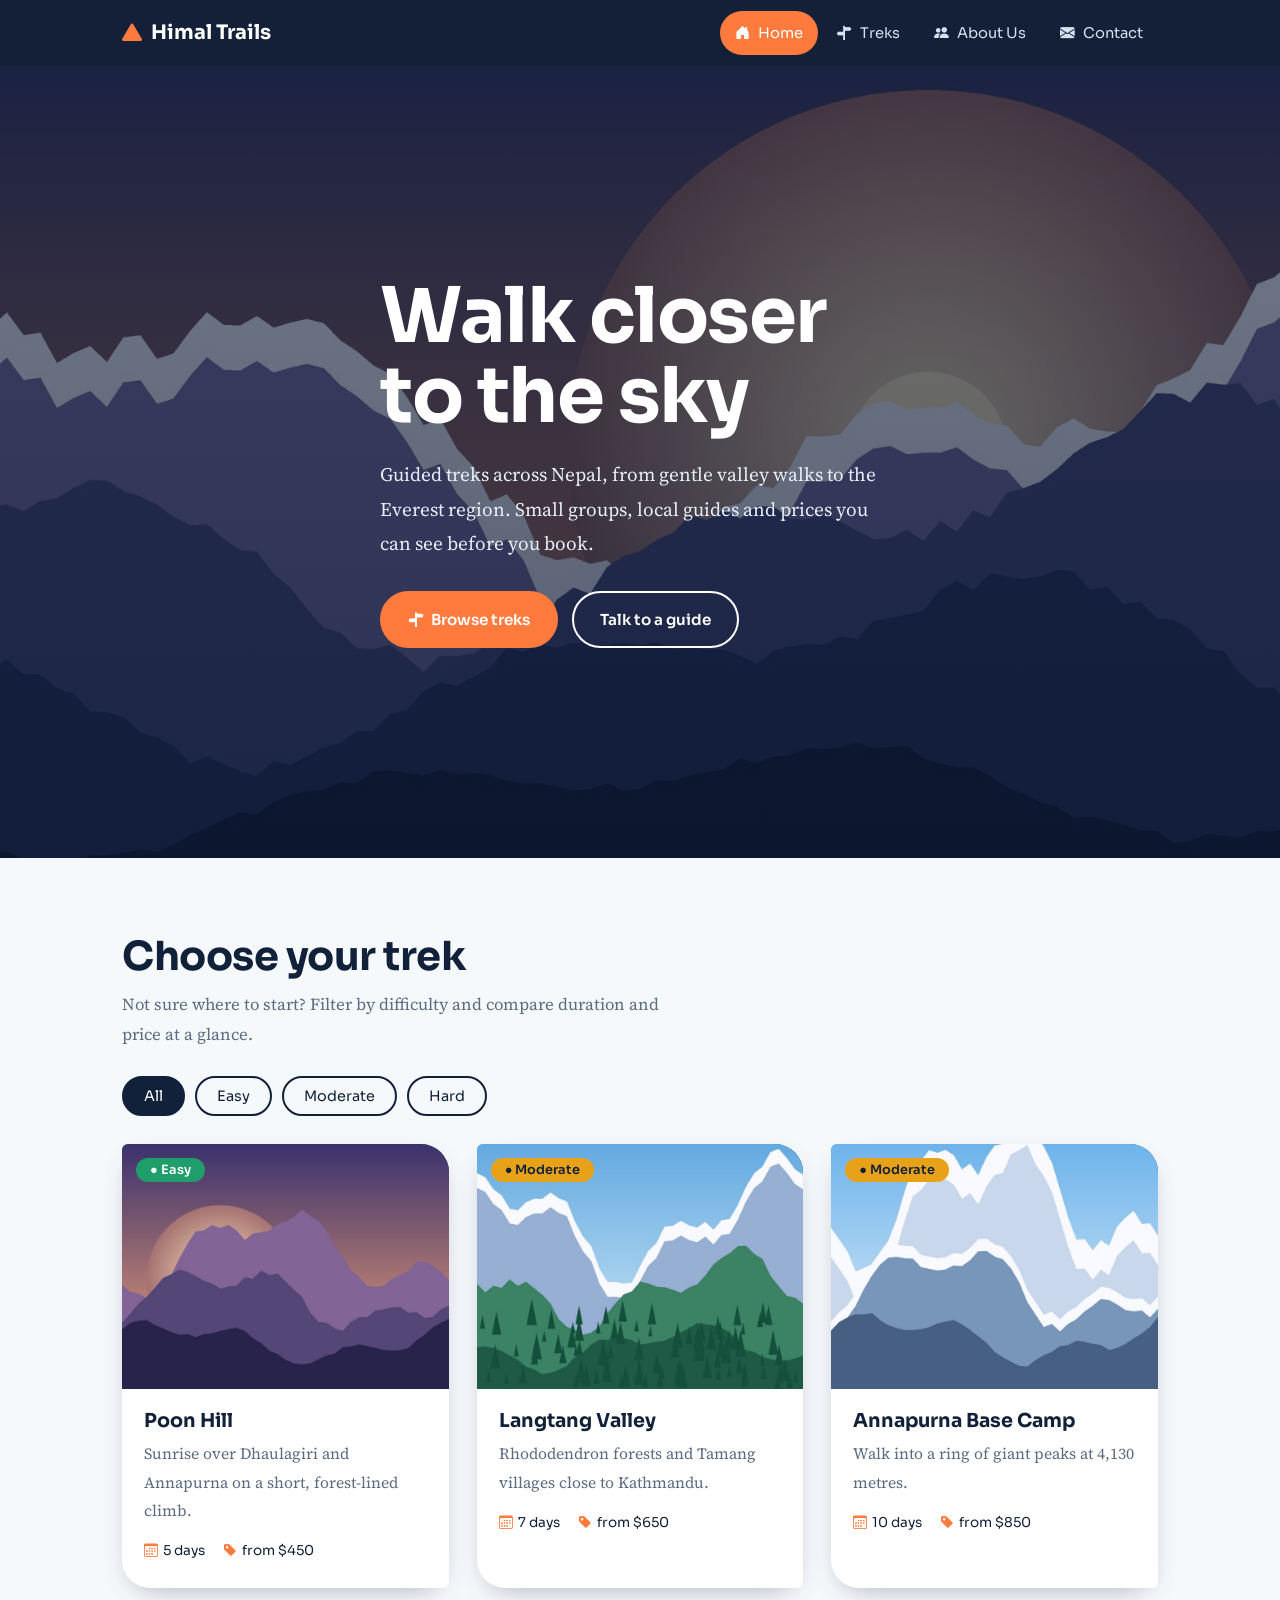
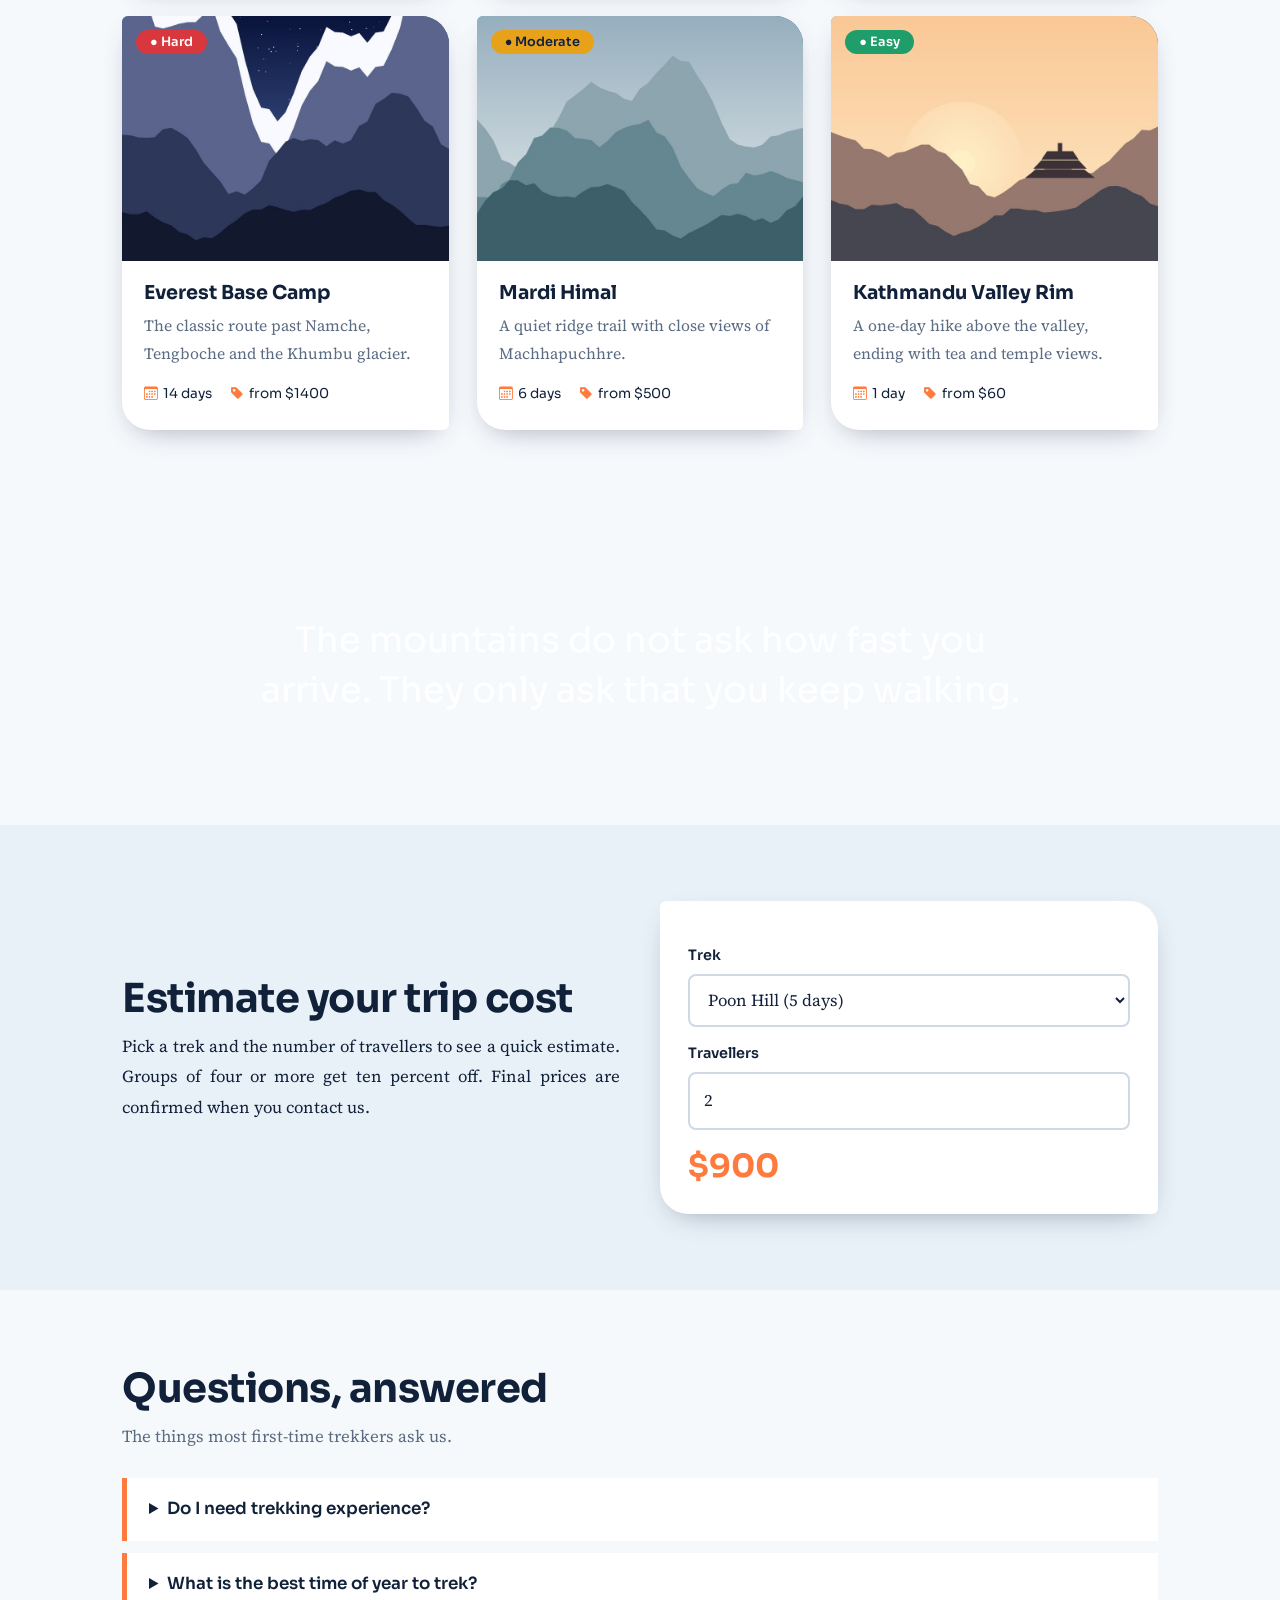
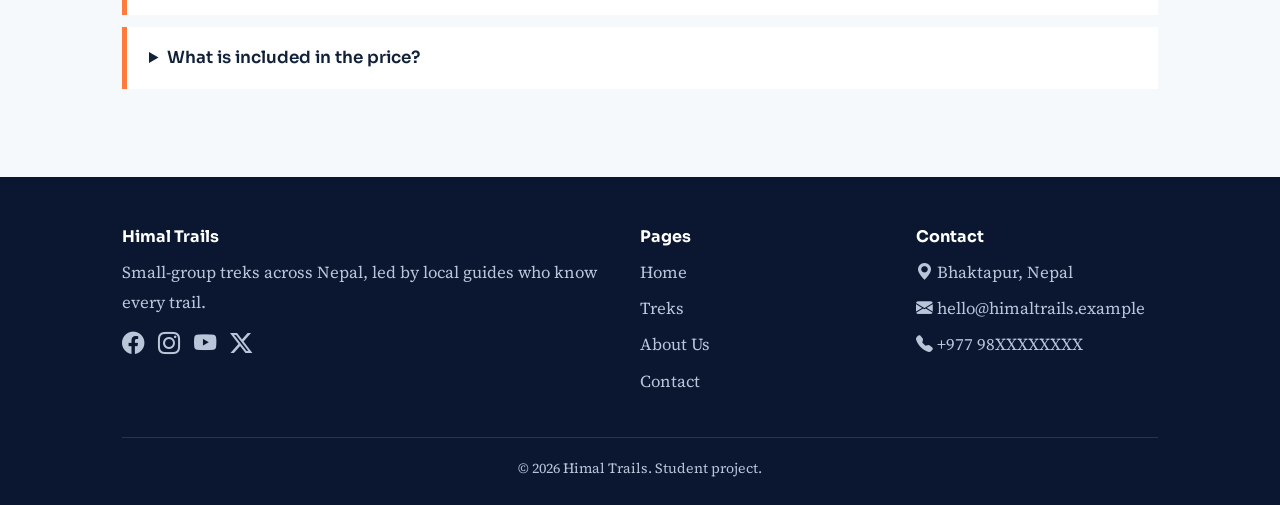
<file: index.html>
<!DOCTYPE html>
<html lang="en">
<head>
  <meta charset="UTF-8">
  <meta name="viewport" content="width=device-width, initial-scale=1">
  <title>Home | Himal Trails</title>
  <link rel="preconnect" href="https://fonts.googleapis.com">
  <link href="https://fonts.googleapis.com/css2?family=Sora:wght@400;600;700&family=Source+Serif+4:wght@400;600&display=swap" rel="stylesheet">
  <link href="https://cdn.jsdelivr.net/npm/bootstrap-icons@1.11.3/font/bootstrap-icons.min.css" rel="stylesheet">
  <link rel="stylesheet" href="css/style.css">
</head>
<body>
<header>
  <div class="wrap nav">
    <a class="brand" href="index.html"><i class="bi bi-triangle-fill"></i> Himal Trails</a>
    <button class="toggle" aria-label="Open menu" aria-expanded="false"><i class="bi bi-list"></i></button>
    <ul class="menu">
      <li><a href="index.html"><i class="bi bi-house-door-fill"></i> Home</a></li>
      <li><a href="index.html#treks"><i class="bi bi-signpost-split-fill"></i> Treks</a></li>
      <li><a href="about.html"><i class="bi bi-people-fill"></i> About Us</a></li>
      <li><a href="contact.html"><i class="bi bi-envelope-fill"></i> Contact</a></li>
    </ul>
  </div>
</header>
<main>
<section class="parallax p1 hero">
  <div class="wrap">
    <h1>Walk closer<br>to the sky</h1>
    <p>Guided treks across Nepal, from gentle valley walks to the Everest region. Small groups, local guides and prices you can see before you book.</p>
    <div class="btns"><a class="btn" href="#treks"><i class="bi bi-signpost-split-fill"></i> Browse treks</a><a class="btn ghost" href="contact.html">Talk to a guide</a></div>
  </div>
</section>

<section id="treks">
  <div class="wrap">
    <h2>Choose your trek</h2>
    <p class="lead">Not sure where to start? Filter by difficulty and compare duration and price at a glance.</p>
    <div class="filters">
      <button class="on" data-filter="all">All</button><button data-filter="easy">Easy</button><button data-filter="moderate">Moderate</button><button data-filter="hard">Hard</button>
    </div>
    <div class="grid">
      <article class="card" data-level="easy"><div class="ph"><img src="images/trek1.jpg" alt="Poon Hill"><span class="badge">Easy</span></div><div class="body"><h3>Poon Hill</h3><p>Sunrise over Dhaulagiri and Annapurna on a short, forest-lined climb.</p><ul class="meta"><li><i class="bi bi-calendar3"></i>5 days</li><li><i class="bi bi-tag-fill"></i>from $450</li></ul></div></article>
      <article class="card" data-level="moderate"><div class="ph"><img src="images/trek2.jpg" alt="Langtang Valley"><span class="badge">Moderate</span></div><div class="body"><h3>Langtang Valley</h3><p>Rhododendron forests and Tamang villages close to Kathmandu.</p><ul class="meta"><li><i class="bi bi-calendar3"></i>7 days</li><li><i class="bi bi-tag-fill"></i>from $650</li></ul></div></article>
      <article class="card" data-level="moderate"><div class="ph"><img src="images/trek3.jpg" alt="Annapurna Base Camp"><span class="badge">Moderate</span></div><div class="body"><h3>Annapurna Base Camp</h3><p>Walk into a ring of giant peaks at 4,130 metres.</p><ul class="meta"><li><i class="bi bi-calendar3"></i>10 days</li><li><i class="bi bi-tag-fill"></i>from $850</li></ul></div></article>
      <article class="card" data-level="hard"><div class="ph"><img src="images/trek4.jpg" alt="Everest Base Camp"><span class="badge">Hard</span></div><div class="body"><h3>Everest Base Camp</h3><p>The classic route past Namche, Tengboche and the Khumbu glacier.</p><ul class="meta"><li><i class="bi bi-calendar3"></i>14 days</li><li><i class="bi bi-tag-fill"></i>from $1400</li></ul></div></article>
      <article class="card" data-level="moderate"><div class="ph"><img src="images/trek5.jpg" alt="Mardi Himal"><span class="badge">Moderate</span></div><div class="body"><h3>Mardi Himal</h3><p>A quiet ridge trail with close views of Machhapuchhre.</p><ul class="meta"><li><i class="bi bi-calendar3"></i>6 days</li><li><i class="bi bi-tag-fill"></i>from $500</li></ul></div></article>
      <article class="card" data-level="easy"><div class="ph"><img src="images/trek6.jpg" alt="Kathmandu Valley Rim"><span class="badge">Easy</span></div><div class="body"><h3>Kathmandu Valley Rim</h3><p>A one-day hike above the valley, ending with tea and temple views.</p><ul class="meta"><li><i class="bi bi-calendar3"></i>1 day</li><li><i class="bi bi-tag-fill"></i>from $60</li></ul></div></article>
    </div>
  </div>
</section>

<section class="parallax p2 band">
  <div class="wrap"><blockquote>The mountains do not ask how fast you arrive. They only ask that you keep walking.</blockquote></div>
</section>

<section class="plan">
  <div class="wrap split">
    <div>
      <h2>Estimate your trip cost</h2>
      <p class="justify">Pick a trek and the number of travellers to see a quick estimate. Groups of four or more get ten percent off. Final prices are confirmed when you contact us.</p>
    </div>
    <div class="panel">
      <label for="trek">Trek</label>
      <select id="trek">
        <option value="450">Poon Hill (5 days)</option><option value="650">Langtang Valley (7 days)</option>
        <option value="850">Annapurna Base Camp (10 days)</option><option value="1400">Everest Base Camp (14 days)</option>
        <option value="500">Mardi Himal (6 days)</option><option value="60">Kathmandu Valley Rim (1 day)</option>
      </select>
      <label for="people">Travellers</label>
      <input type="number" id="people" value="2" min="1" max="20">
      <p class="total" id="total"></p>
      <p class="note" id="discount"></p>
    </div>
  </div>
</section>

<section>
  <div class="wrap">
    <h2>Questions, answered</h2>
    <p class="lead">The things most first-time trekkers ask us.</p>
    <details><summary>Do I need trekking experience?</summary><p>Not for the easy and moderate routes. If you can walk for five to six hours a day, you can do Poon Hill or Mardi Himal.</p></details>
    <details><summary>What is the best time of year to trek?</summary><p>March to May and October to November have the clearest skies and the most stable weather.</p></details>
    <details><summary>What is included in the price?</summary><p>Guide, permits, lodging and meals on the trail. Flights and personal gear are not included.</p></details>
  </div>
</section>
</main>
<footer>
  <div class="wrap">
    <div class="fgrid">
      <div><h3>Himal Trails</h3><p>Small-group treks across Nepal, led by local guides who know every trail.</p>
        <p class="social"><a href="#" aria-label="Facebook"><i class="bi bi-facebook"></i></a><a href="#" aria-label="Instagram"><i class="bi bi-instagram"></i></a><a href="#" aria-label="YouTube"><i class="bi bi-youtube"></i></a><a href="#" aria-label="X"><i class="bi bi-twitter-x"></i></a></p></div>
      <div><h3>Pages</h3><a href="index.html">Home</a><a href="index.html#treks">Treks</a><a href="about.html">About Us</a><a href="contact.html">Contact</a></div>
      <div><h3>Contact</h3><a href="#"><i class="bi bi-geo-alt-fill"></i> Bhaktapur, Nepal</a><a href="#"><i class="bi bi-envelope-fill"></i> hello@himaltrails.example</a><a href="#"><i class="bi bi-telephone-fill"></i> +977 98XXXXXXXX</a></div>
    </div>
    <p class="copy">&copy; <span id="year"></span> Himal Trails. Student project.</p>
  </div>
</footer>
<button id="top" aria-label="Back to top"><i class="bi bi-chevron-up"></i></button>
<script src="js/script.js"></script>
</body>
</html>
</file>
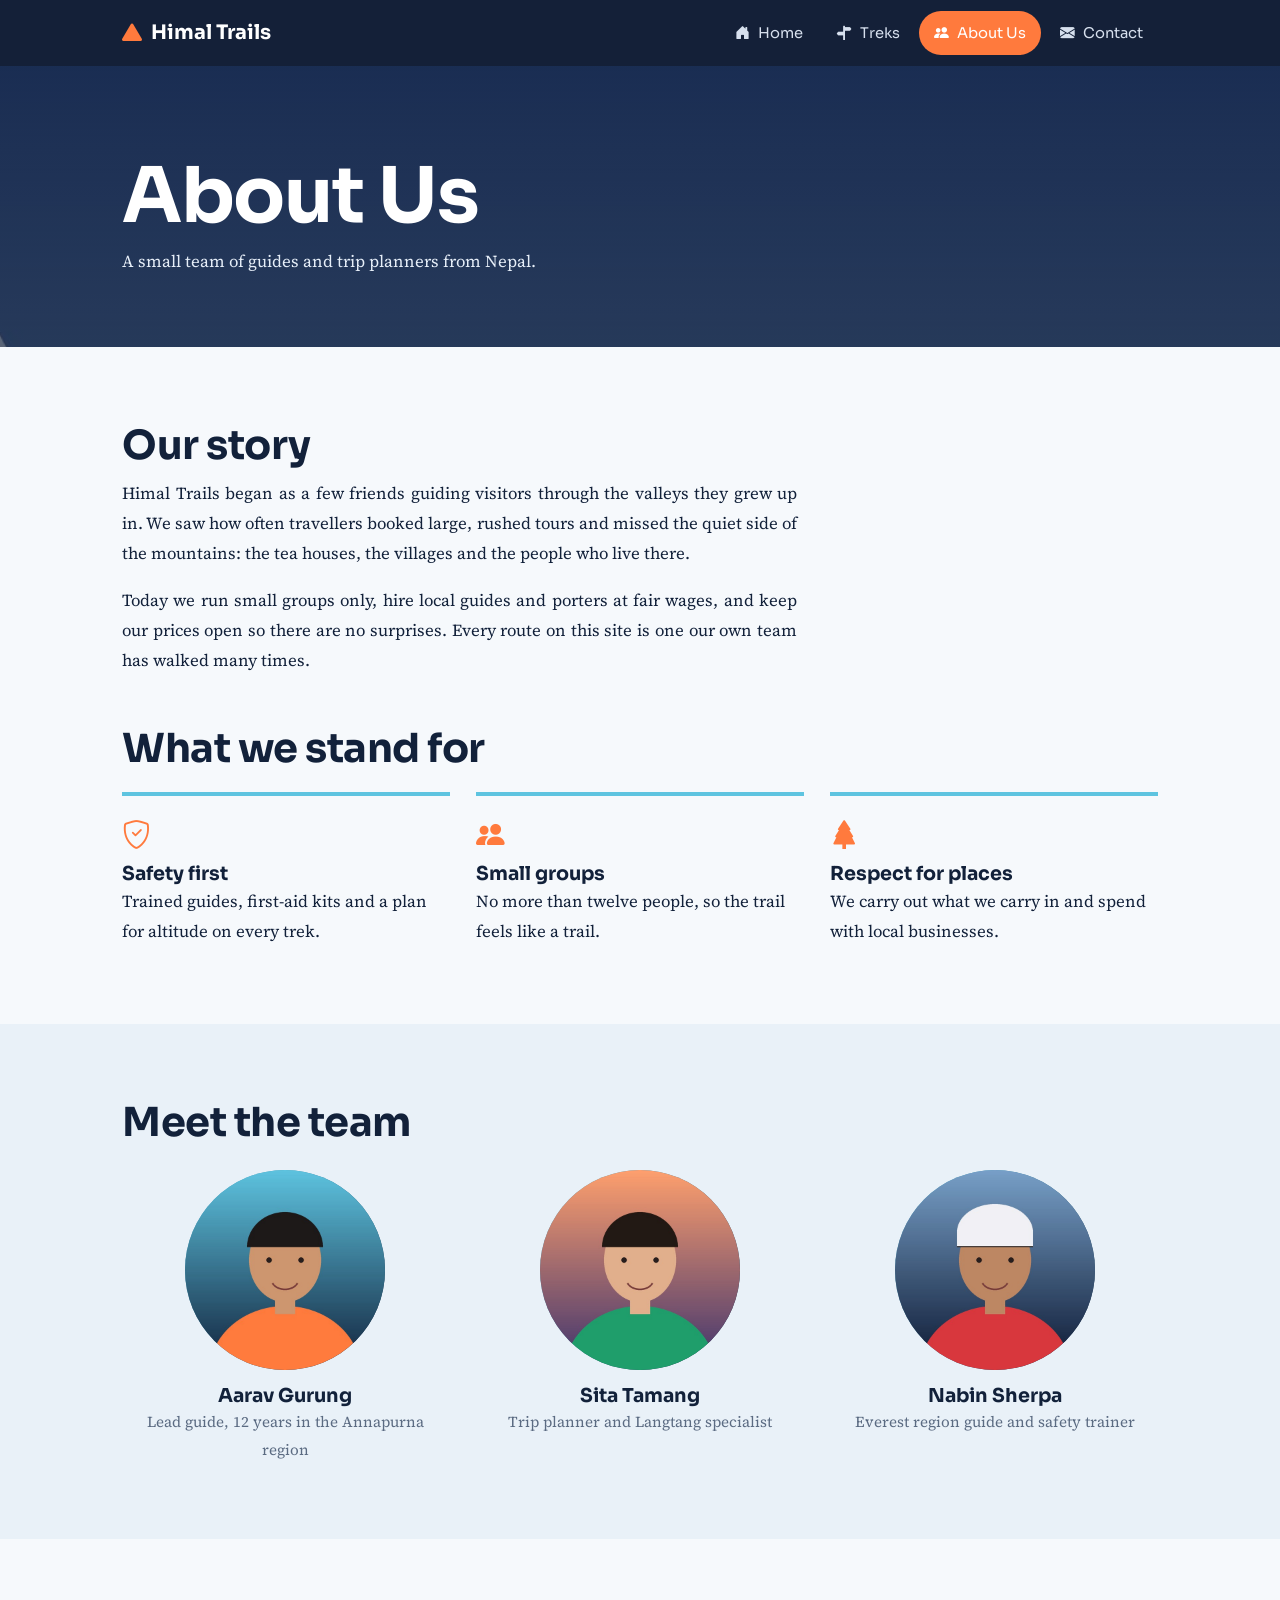
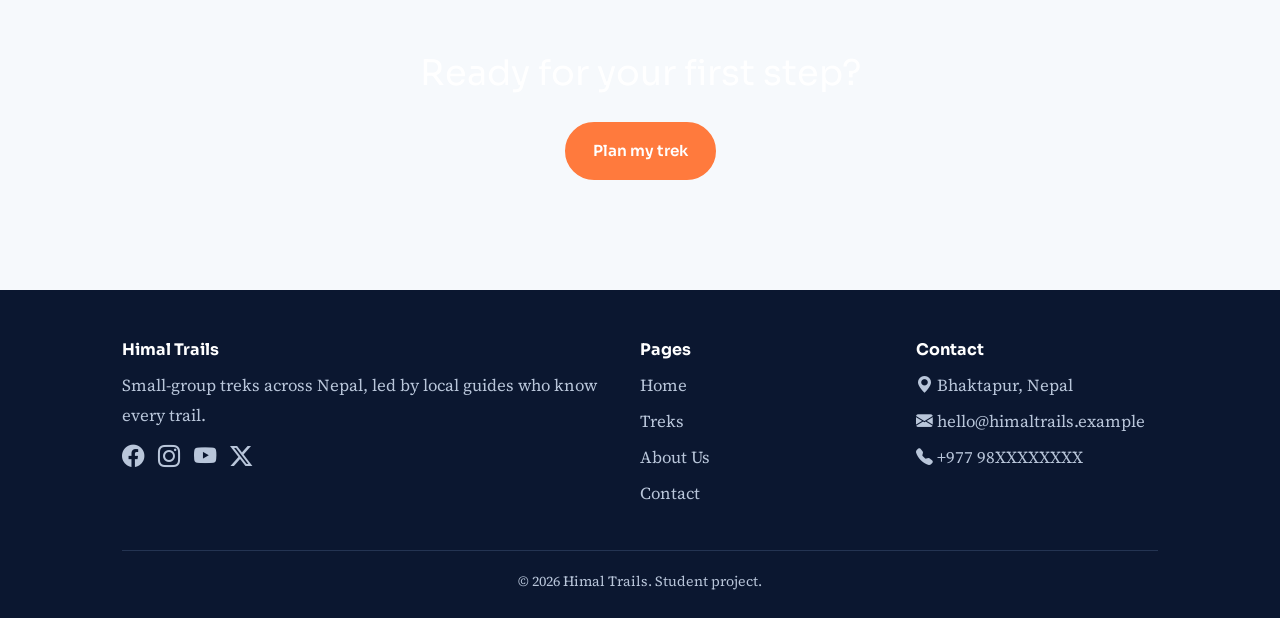
<file: about.html>
<!DOCTYPE html>
<html lang="en">
<head>
  <meta charset="UTF-8">
  <meta name="viewport" content="width=device-width, initial-scale=1">
  <title>About Us | Himal Trails</title>
  <link rel="preconnect" href="https://fonts.googleapis.com">
  <link href="https://fonts.googleapis.com/css2?family=Sora:wght@400;600;700&family=Source+Serif+4:wght@400;600&display=swap" rel="stylesheet">
  <link href="https://cdn.jsdelivr.net/npm/bootstrap-icons@1.11.3/font/bootstrap-icons.min.css" rel="stylesheet">
  <link rel="stylesheet" href="css/style.css">
</head>
<body>
<header>
  <div class="wrap nav">
    <a class="brand" href="index.html"><i class="bi bi-triangle-fill"></i> Himal Trails</a>
    <button class="toggle" aria-label="Open menu" aria-expanded="false"><i class="bi bi-list"></i></button>
    <ul class="menu">
      <li><a href="index.html"><i class="bi bi-house-door-fill"></i> Home</a></li>
      <li><a href="index.html#treks"><i class="bi bi-signpost-split-fill"></i> Treks</a></li>
      <li><a href="about.html"><i class="bi bi-people-fill"></i> About Us</a></li>
      <li><a href="contact.html"><i class="bi bi-envelope-fill"></i> Contact</a></li>
    </ul>
  </div>
</header>
<main>
<section class="parallax p3 pagehead">
  <div class="wrap"><h1>About Us</h1><p>A small team of guides and trip planners from Nepal.</p></div>
</section>
<section>
  <div class="wrap">
    <h2>Our story</h2>
    <p class="justify">Himal Trails began as a few friends guiding visitors through the valleys they grew up in. We saw how often travellers booked large, rushed tours and missed the quiet side of the mountains: the tea houses, the villages and the people who live there.</p>
    <p class="justify">Today we run small groups only, hire local guides and porters at fair wages, and keep our prices open so there are no surprises. Every route on this site is one our own team has walked many times.</p>
    <h2 style="margin-top:50px">What we stand for</h2>
    <div class="values">
      <div><i class="bi bi-shield-check"></i><h3>Safety first</h3><p>Trained guides, first-aid kits and a plan for altitude on every trek.</p></div>
      <div><i class="bi bi-people-fill"></i><h3>Small groups</h3><p>No more than twelve people, so the trail feels like a trail.</p></div>
      <div><i class="bi bi-tree-fill"></i><h3>Respect for places</h3><p>We carry out what we carry in and spend with local businesses.</p></div>
    </div>
  </div>
</section>
<section class="plan">
  <div class="wrap">
    <h2>Meet the team</h2>
    <div class="team">
      <div class="member"><div class="ph"><img src="images/team1.jpg" alt="Team member"></div><h3>Aarav Gurung</h3><p>Lead guide, 12 years in the Annapurna region</p></div>
      <div class="member"><div class="ph"><img src="images/team2.jpg" alt="Team member"></div><h3>Sita Tamang</h3><p>Trip planner and Langtang specialist</p></div>
      <div class="member"><div class="ph"><img src="images/team3.jpg" alt="Team member"></div><h3>Nabin Sherpa</h3><p>Everest region guide and safety trainer</p></div>
    </div>
  </div>
</section>
<section class="parallax p2 band">
  <div class="wrap"><blockquote>Ready for your first step?</blockquote><p class="btns" style="justify-content:center;margin-top:24px"><a class="btn" href="contact.html">Plan my trek</a></p></div>
</section>
</main>
<footer>
  <div class="wrap">
    <div class="fgrid">
      <div><h3>Himal Trails</h3><p>Small-group treks across Nepal, led by local guides who know every trail.</p>
        <p class="social"><a href="#" aria-label="Facebook"><i class="bi bi-facebook"></i></a><a href="#" aria-label="Instagram"><i class="bi bi-instagram"></i></a><a href="#" aria-label="YouTube"><i class="bi bi-youtube"></i></a><a href="#" aria-label="X"><i class="bi bi-twitter-x"></i></a></p></div>
      <div><h3>Pages</h3><a href="index.html">Home</a><a href="index.html#treks">Treks</a><a href="about.html">About Us</a><a href="contact.html">Contact</a></div>
      <div><h3>Contact</h3><a href="#"><i class="bi bi-geo-alt-fill"></i> Bhaktapur, Nepal</a><a href="#"><i class="bi bi-envelope-fill"></i> hello@himaltrails.example</a><a href="#"><i class="bi bi-telephone-fill"></i> +977 98XXXXXXXX</a></div>
    </div>
    <p class="copy">&copy; <span id="year"></span> Himal Trails. Student project.</p>
  </div>
</footer>
<button id="top" aria-label="Back to top"><i class="bi bi-chevron-up"></i></button>
<script src="js/script.js"></script>
</body>
</html>
</file>
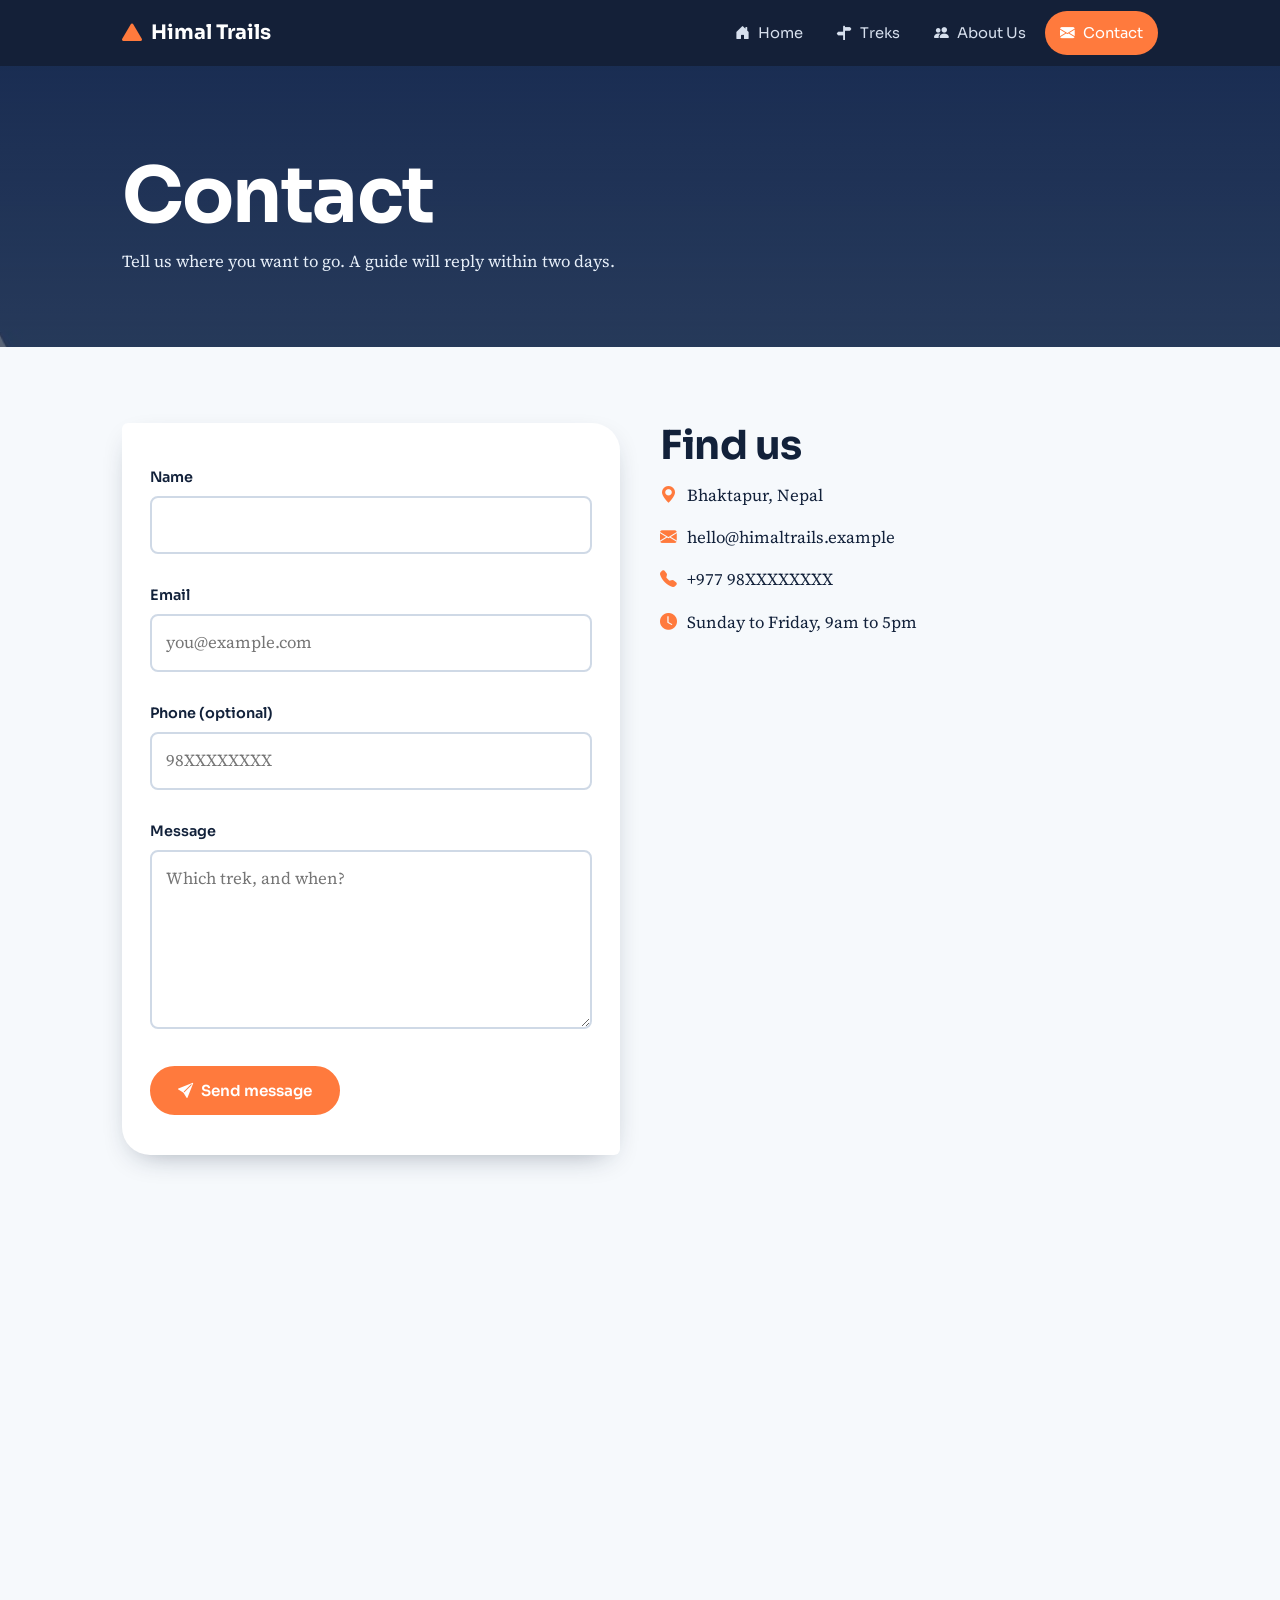
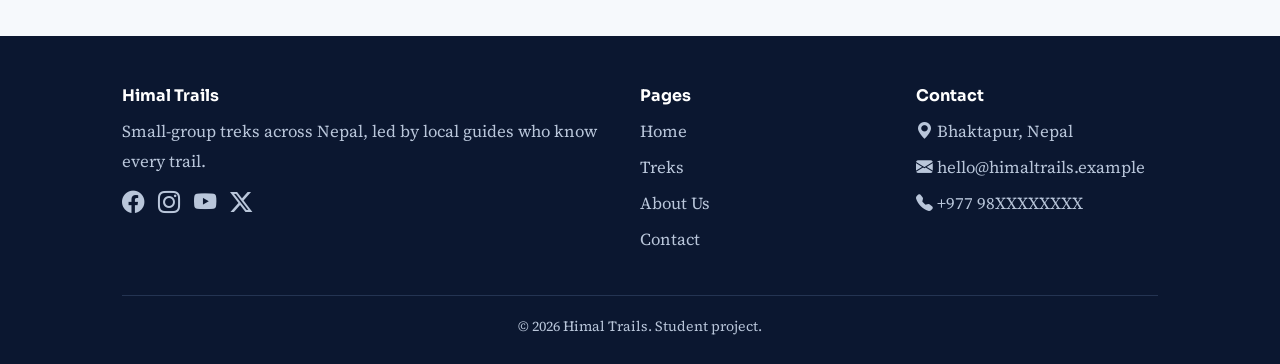
<file: contact.html>
<!DOCTYPE html>
<html lang="en">
<head>
  <meta charset="UTF-8">
  <meta name="viewport" content="width=device-width, initial-scale=1">
  <title>Contact | Himal Trails</title>
  <link rel="preconnect" href="https://fonts.googleapis.com">
  <link href="https://fonts.googleapis.com/css2?family=Sora:wght@400;600;700&family=Source+Serif+4:wght@400;600&display=swap" rel="stylesheet">
  <link href="https://cdn.jsdelivr.net/npm/bootstrap-icons@1.11.3/font/bootstrap-icons.min.css" rel="stylesheet">
  <link rel="stylesheet" href="css/style.css">
</head>
<body>
<header>
  <div class="wrap nav">
    <a class="brand" href="index.html"><i class="bi bi-triangle-fill"></i> Himal Trails</a>
    <button class="toggle" aria-label="Open menu" aria-expanded="false"><i class="bi bi-list"></i></button>
    <ul class="menu">
      <li><a href="index.html"><i class="bi bi-house-door-fill"></i> Home</a></li>
      <li><a href="index.html#treks"><i class="bi bi-signpost-split-fill"></i> Treks</a></li>
      <li><a href="about.html"><i class="bi bi-people-fill"></i> About Us</a></li>
      <li><a href="contact.html"><i class="bi bi-envelope-fill"></i> Contact</a></li>
    </ul>
  </div>
</header>
<main>
<section class="parallax p3 pagehead">
  <div class="wrap"><h1>Contact</h1><p>Tell us where you want to go. A guide will reply within two days.</p></div>
</section>
<section>
  <div class="wrap">
    <div class="split" style="align-items:start">
      <form class="panel" id="contactForm" novalidate>
        <label for="fullname">Name</label><input type="text" id="fullname" autocomplete="name"><span class="err" id="fullnameErr"></span>
        <label for="email">Email</label><input type="email" id="email" autocomplete="email" placeholder="you@example.com"><span class="err" id="emailErr"></span>
        <label for="phone">Phone (optional)</label><input type="tel" id="phone" maxlength="10" placeholder="98XXXXXXXX"><span class="err" id="phoneErr"></span>
        <label for="message">Message</label><textarea id="message" rows="5" placeholder="Which trek, and when?"></textarea><span class="err" id="messageErr"></span>
        <p style="margin-top:12px"><button class="btn" type="submit"><i class="bi bi-send-fill"></i> Send message</button></p>
        <p id="thanks" role="status"></p>
      </form>
      <div class="info">
        <h2>Find us</h2>
        <p><i class="bi bi-geo-alt-fill"></i>Bhaktapur, Nepal</p>
        <p><i class="bi bi-envelope-fill"></i>hello@himaltrails.example</p>
        <p><i class="bi bi-telephone-fill"></i>+977 98XXXXXXXX</p>
        <p><i class="bi bi-clock-fill"></i>Sunday to Friday, 9am to 5pm</p>
      </div>
    </div>
    <iframe title="Map of Bhaktapur" loading="lazy" src="https://www.google.com/maps?q=Bhaktapur+Durbar+Square&output=embed"></iframe>
  </div>
</section>
</main>
<footer>
  <div class="wrap">
    <div class="fgrid">
      <div><h3>Himal Trails</h3><p>Small-group treks across Nepal, led by local guides who know every trail.</p>
        <p class="social"><a href="#" aria-label="Facebook"><i class="bi bi-facebook"></i></a><a href="#" aria-label="Instagram"><i class="bi bi-instagram"></i></a><a href="#" aria-label="YouTube"><i class="bi bi-youtube"></i></a><a href="#" aria-label="X"><i class="bi bi-twitter-x"></i></a></p></div>
      <div><h3>Pages</h3><a href="index.html">Home</a><a href="index.html#treks">Treks</a><a href="about.html">About Us</a><a href="contact.html">Contact</a></div>
      <div><h3>Contact</h3><a href="#"><i class="bi bi-geo-alt-fill"></i> Bhaktapur, Nepal</a><a href="#"><i class="bi bi-envelope-fill"></i> hello@himaltrails.example</a><a href="#"><i class="bi bi-telephone-fill"></i> +977 98XXXXXXXX</a></div>
    </div>
    <p class="copy">&copy; <span id="year"></span> Himal Trails. Student project.</p>
  </div>
</footer>
<button id="top" aria-label="Back to top"><i class="bi bi-chevron-up"></i></button>
<script src="js/script.js"></script>
</body>
</html>
</file>
<file: css/style.css>
:root{--ink:#12213a;--deep:#0b1730;--glacier:#5ec4e0;--snow:#f6f9fc;--sun:#ff7a3d;--mute:#5b6b82}
*{box-sizing:border-box;margin:0;padding:0}
html{scroll-behavior:smooth;scroll-padding-top:70px}
body{font-family:"Source Serif 4",Georgia,serif;font-size:1.05rem;line-height:1.8;color:var(--ink);background:var(--snow);display:flex;flex-direction:column;min-height:100vh}
main{flex:1}
h1,h2,h3,.brand,.btn,.filters button,label{font-family:Sora,Arial,sans-serif}
h1{font-size:clamp(2.6rem,7vw,4.8rem);line-height:1.05;letter-spacing:-1.5px}
h2{font-size:clamp(1.8rem,4vw,2.5rem);line-height:1.15;letter-spacing:-.5px;margin-bottom:10px}
h3{font-size:1.2rem;line-height:1.3}
a{color:var(--sun)}
:focus-visible{outline:3px solid var(--glacier);outline-offset:2px}
.wrap{max-width:1080px;margin:0 auto;padding:0 22px}
section{padding:76px 0}
.lead{color:var(--mute);max-width:60ch;margin-bottom:26px}
.justify{text-align:justify;hyphens:auto;margin-bottom:16px;max-width:75ch}

/* navigation */
header{background:rgba(11,23,48,.96);position:sticky;top:0;z-index:20;backdrop-filter:blur(6px)}
.nav{display:flex;justify-content:space-between;align-items:center;min-height:66px}
.brand{color:#fff;text-decoration:none;font-weight:700;font-size:1.25rem;display:flex;gap:9px;align-items:center}
.brand i{color:var(--sun)}
.menu{display:flex;gap:4px;list-style:none}
.menu a{color:#d7e0ee;text-decoration:none;padding:9px 15px;border-radius:30px;display:flex;gap:8px;align-items:center;font-family:Sora,sans-serif;font-size:.92rem}
.menu a:hover,.menu a.active{background:var(--sun);color:#fff}
.toggle{display:none;background:none;border:0;color:#fff;font-size:1.9rem;cursor:pointer}

/* parallax: image stays fixed while the page scrolls; gradient shows if no photo */
.parallax{background-attachment:fixed;background-position:center;background-size:cover;background-repeat:no-repeat;color:#fff;position:relative}
.p1{background-image:linear-gradient(rgba(11,23,48,.55),rgba(11,23,48,.7)),url("../images/hero.jpg"),linear-gradient(160deg,#12213a,#1d5d7a 55%,#ff7a3d)}
.p2{background-image:linear-gradient(rgba(11,23,48,.6),rgba(11,23,48,.6)),url("../images/banner.jpg"),linear-gradient(120deg,#0b1730,#2b6f8a)}
.p3{background-image:linear-gradient(rgba(11,23,48,.6),rgba(11,23,48,.75)),url("../images/page.jpg"),linear-gradient(140deg,#12213a,#3b8aa8)}
.hero{min-height:88vh;display:flex;align-items:center}
.hero p{max-width:52ch;font-size:1.2rem;margin:20px 0 30px;color:#e6eef8}
.band{text-align:center;padding:110px 0}
.band blockquote{font-family:Sora,sans-serif;font-size:clamp(1.4rem,3.4vw,2.2rem);max-width:760px;margin:0 auto;line-height:1.4}
.pagehead{padding:90px 0 70px}
.pagehead p{max-width:55ch;color:#e6eef8;margin-top:10px}

.btns{display:flex;gap:14px;flex-wrap:wrap}
.btn{display:inline-flex;gap:8px;align-items:center;padding:13px 26px;border-radius:40px;background:var(--sun);color:#fff;font-weight:600;text-decoration:none;border:2px solid var(--sun);cursor:pointer;font-size:.95rem}
.btn.ghost{background:transparent;border-color:#fff}
.btn:hover{background:#fff;border-color:#fff;color:var(--ink)}

/* trek filter + cards */
.filters{display:flex;gap:10px;flex-wrap:wrap;margin-bottom:28px}
.filters button{padding:9px 20px;border-radius:30px;border:2px solid var(--ink);background:transparent;color:var(--ink);cursor:pointer;font-size:.9rem}
.filters button.on,.filters button:hover{background:var(--ink);color:#fff}
.grid{display:grid;grid-template-columns:repeat(auto-fit,minmax(290px,1fr));gap:28px}
.card{background:#fff;border-radius:6px 28px 6px 28px;overflow:hidden;box-shadow:0 10px 30px -14px rgba(18,33,58,.45)}
.card.hide{display:none}
.card .body{padding:20px 22px 24px}
.card .body p{color:var(--mute);font-size:.98rem;margin:6px 0 14px}
.ph{position:relative;aspect-ratio:4/3;background:linear-gradient(135deg,var(--glacier),var(--deep));overflow:hidden}
.ph::before{content:"Add photo";position:absolute;inset:0;display:grid;place-items:center;color:rgba(255,255,255,.7);font-family:Sora,sans-serif;font-size:.9rem}
.ph img{position:relative;z-index:1;width:100%;height:100%;object-fit:cover;display:block}
.badge{position:absolute;z-index:2;top:14px;left:14px;padding:4px 14px;border-radius:30px;color:#fff;font:600 .8rem Sora,sans-serif}
.badge::before{content:"\25CF\00a0"}
[data-level="easy"] .badge{background:#1f9d6b}
[data-level="moderate"] .badge{background:#e8a21a;color:var(--ink)}
[data-level="hard"] .badge{background:#d8383d}
.meta{display:flex;gap:18px;list-style:none;font-family:Sora,sans-serif;font-size:.85rem}
.meta i{color:var(--sun);margin-right:5px}

/* planner */
.plan{background:#e9f1f8}
.split{display:grid;grid-template-columns:1fr 1fr;gap:40px;align-items:center}
.panel{background:#fff;padding:28px;border-radius:6px 28px 6px 28px;box-shadow:0 10px 30px -14px rgba(18,33,58,.45)}
label{display:block;margin:14px 0 5px;font-weight:600;font-size:.9rem}
input,select,textarea{width:100%;padding:12px 14px;border:2px solid #cfd9e6;border-radius:8px;font:inherit;background:#fff;color:var(--ink)}
input:focus,select:focus,textarea:focus{border-color:var(--glacier)}
.total{font:700 2rem Sora,sans-serif;color:var(--sun);margin-top:16px}
.note{color:var(--mute);font-size:.9rem}
.err{color:#d8383d;font-size:.85rem;display:block;min-height:1.1em}
#thanks{color:#1f9d6b;font-weight:600;margin-top:12px}

details{background:#fff;border-left:5px solid var(--sun);padding:16px 22px;margin-bottom:12px}
summary{font-family:Sora,sans-serif;font-weight:600;cursor:pointer}
details p{margin-top:10px;color:var(--mute)}

/* about + contact */
.values{display:grid;grid-template-columns:repeat(auto-fit,minmax(230px,1fr));gap:26px;margin-top:20px}
.values div{border-top:4px solid var(--glacier);padding-top:14px}
.values i{font-size:1.8rem;color:var(--sun)}
.team{display:flex;flex-wrap:wrap;gap:28px;margin-top:24px}
.member{flex:1 1 240px;text-align:center}
.member .ph{aspect-ratio:1;border-radius:50%;max-width:200px;margin:0 auto 14px}
.member p{color:var(--mute);font-size:.95rem}
.info p{margin:12px 0}.info i{color:var(--sun);margin-right:10px}
iframe{width:100%;height:360px;border:0;border-radius:6px 28px 6px 28px;margin-top:34px}

footer{background:var(--deep);color:#b9c6da;padding:50px 0 24px}
.fgrid{display:grid;grid-template-columns:2fr 1fr 1fr;gap:34px}
footer h3{color:#fff;margin-bottom:10px;font-size:1rem}
footer a{color:#b9c6da;text-decoration:none;display:block;margin:6px 0}
footer a:hover{color:var(--sun)}
.social a{display:inline-block;font-size:1.4rem;margin-right:14px}
.copy{text-align:center;border-top:1px solid #243452;margin-top:34px;padding-top:18px;font-size:.88rem}
#top{position:fixed;right:20px;bottom:20px;width:46px;height:46px;border-radius:50%;border:0;background:var(--sun);color:#fff;font-size:1.3rem;cursor:pointer;display:none;z-index:15}
#top.show{display:block}

@media(hover:none){.parallax{background-attachment:scroll}}
@media(max-width:780px){
  .toggle{display:block}
  .menu{display:none;flex-direction:column;position:absolute;top:100%;left:0;right:0;background:var(--deep);padding:10px 22px 18px}
  .menu.open{display:flex}
  .split,.fgrid{grid-template-columns:1fr}
  section{padding:54px 0}
}
@media(prefers-reduced-motion:reduce){html{scroll-behavior:auto}}
</file>
